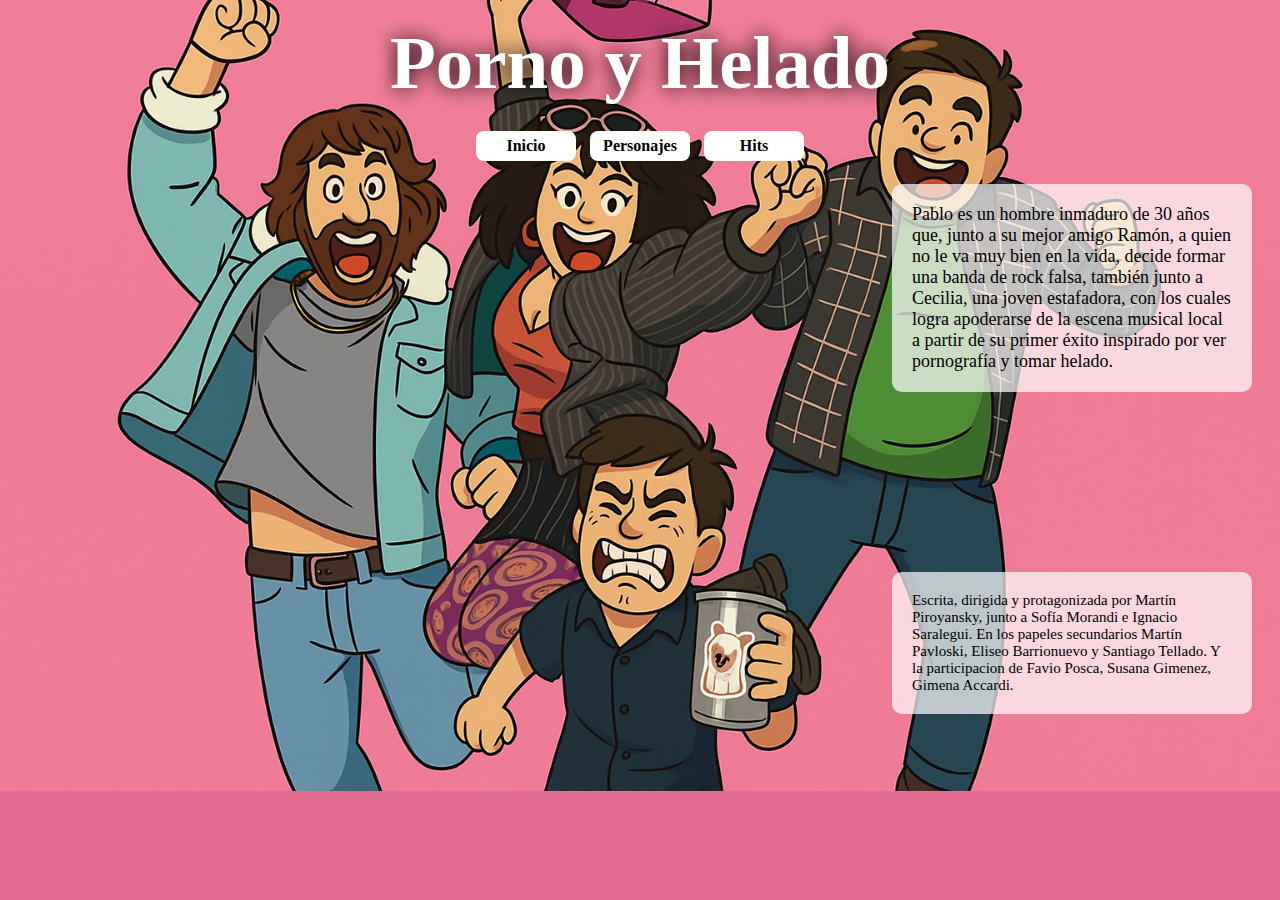
<file: index.html>
<!DOCTYPE html>
<html lang="en">    
<head>
    <meta charset="UTF-8">
    <meta name="viewport" content="width=device-width, initial-scale=1.0">
    <title>Mi primera pagina web</title>
    <link rel="stylesheet" href="css/style.css">
</head>
<body class="index">

    <h1>Porno y Helado</h1>

    <nav>
        <ul>
            <li><a href="index">Inicio</a></li>
            <li><a href="personajes">Personajes</a></li>
            <li><a href="hits">Hits</a></li>
        </ul>
    </nav>

    <p class="sinopsis">
        Pablo es un hombre inmaduro de 30 años que, junto a su mejor amigo Ramón, a quien no le va muy bien en la vida,
        decide formar una banda de rock falsa, también junto a Cecilia, una joven estafadora,
        con los cuales logra apoderarse de la escena musical local
        a partir de su primer éxito inspirado por ver pornografía y tomar helado.
    </p>

    <p class="sinopsis2">
        Escrita, dirigida y protagonizada por Martín Piroyansky, junto a Sofía Morandi e Ignacio Saralegui.
        En los papeles secundarios Martín Pavloski, Eliseo Barrionuevo y Santiago Tellado.
        Y la participacion de Favio Posca, Susana Gimenez, Gimena Accardi.
    </p>

</body>
</html>
</file>
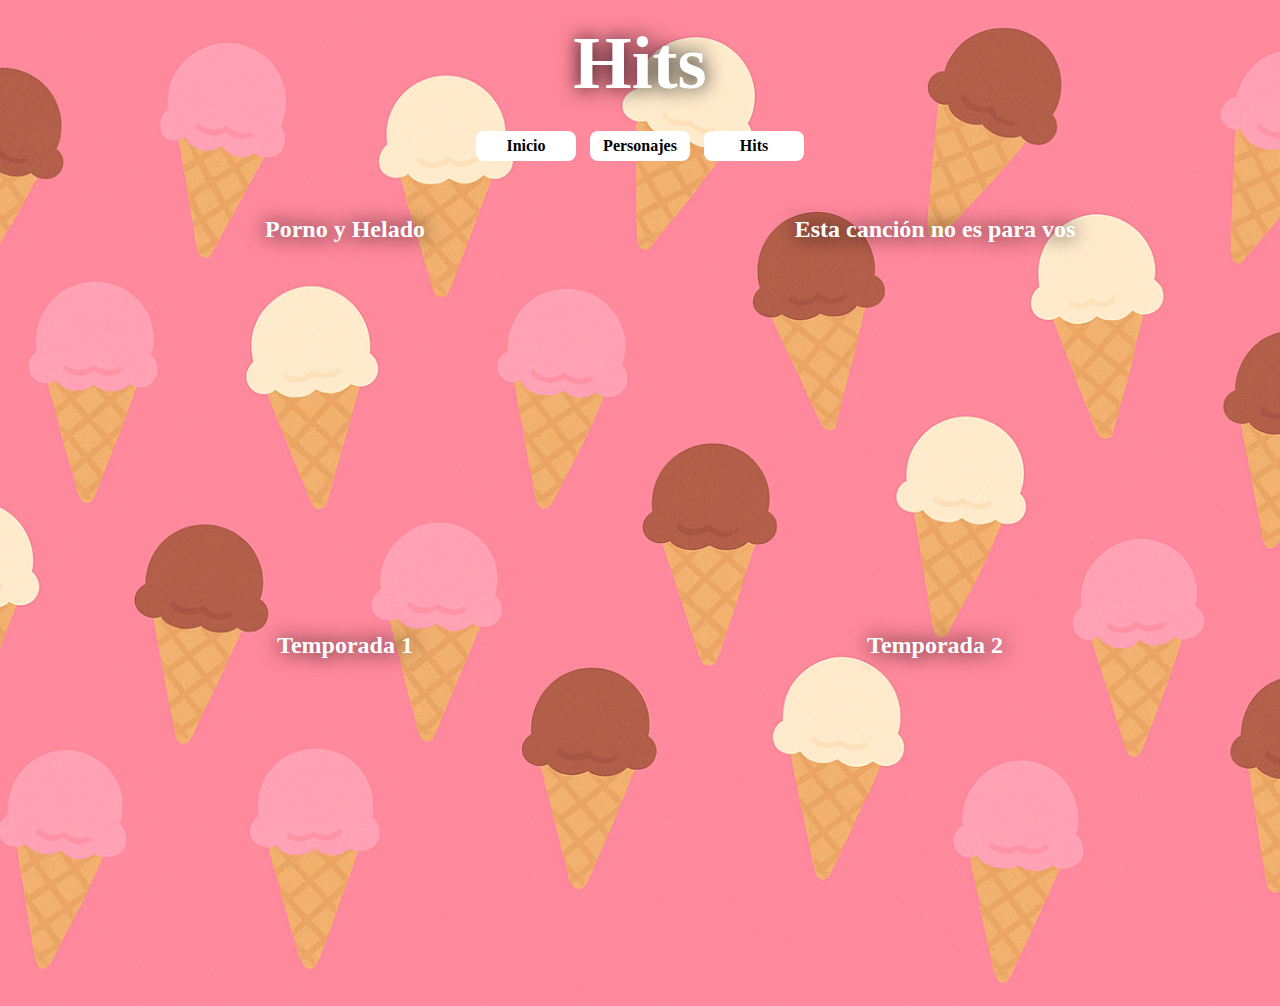
<file: hits.html>
<!DOCTYPE html>
<html lang="en">
<head>
    <meta charset="UTF-8">
    <meta name="viewport" content="width=device-width, initial-scale=1.0">
    <title>Capitulos</title>
    <link rel="stylesheet" href="css/style.css">
</head>
<body class="hits">
    <h1>Hits</h1>
    
    <nav>
        <ul>
            <li><a href="index">Inicio</a></li>
            <li><a href="personajes">Personajes</a></li>
            <li><a href="hits">Hits</a></li>
        </ul>
    </nav>
    <section class="Videos1">
        <div class="Video">
            <h2>Porno y Helado</h2>
            <iframe 
                width="560" height="315" 
                src="https://www.youtube.com/embed/oZnvCvhal6U" 
                title="Porno y Helado - Los Débiles Mentales - Porno y Helado (videoclip oficial) | Amazon Prime Video" 
                frameborder="0" 
                allow="accelerometer; autoplay; clipboard-write; encrypted-media; gyroscope; picture-in-picture; web-share" 
                referrerpolicy="strict-origin-when-cross-origin" 
                allowfullscreen>
            </iframe>
        </div>
        <div class="Video">    
            <h2>Esta canción no es para vos</h2>
            <iframe 
                width="560" height="315"
                src="https://www.youtube.com/embed/Vm7YhPtsaL0" 
                title="Porno y Helado - Esta canción no es para vos" 
                frameborder="0"0000
                allow="accelerometer; autoplay; clipboard-write; encrypted-media; gyroscope; picture-in-picture; web-share" 
                referrerpolicy="strict-origin-when-cross-origin" 
                allowfullscreen>
            </iframe>
        </div>
    </section>
    <section class="Videos2">
        <div class="Video">    
            <h2>Temporada 1</h2>
            <iframe
                width="560" height="315"
                src="https://www.youtube.com/embed/KD0H1cvcQG4" 
                title="Porno y Helado - Tráiler oficial | Amazon Prime Video" 
                frameborder="0" 
                allow="accelerometer; autoplay; clipboard-write; encrypted-media; gyroscope; picture-in-picture; web-share" 
                referrerpolicy="strict-origin-when-cross-origin" 
                allowfullscreen>
            </iframe>
        </div>
        <div class="Video">    
            <h2>Temporada 2</h2>
            <iframe 
            width="560" height="315"  
            src="https://www.youtube.com/embed/QhzxyRjD4KM" 
            title="P*rno y Helado - Nueva Temporada Trailer Oficial I Prime Video" 
            frameborder="0" 
            allow="accelerometer; autoplay; clipboard-write; encrypted-media; gyroscope; picture-in-picture; web-share" 
            referrerpolicy="strict-origin-when-cross-origin" 
            allowfullscreen>
            </iframe>
        </div>
    </section>
</body>
</html>
</file>
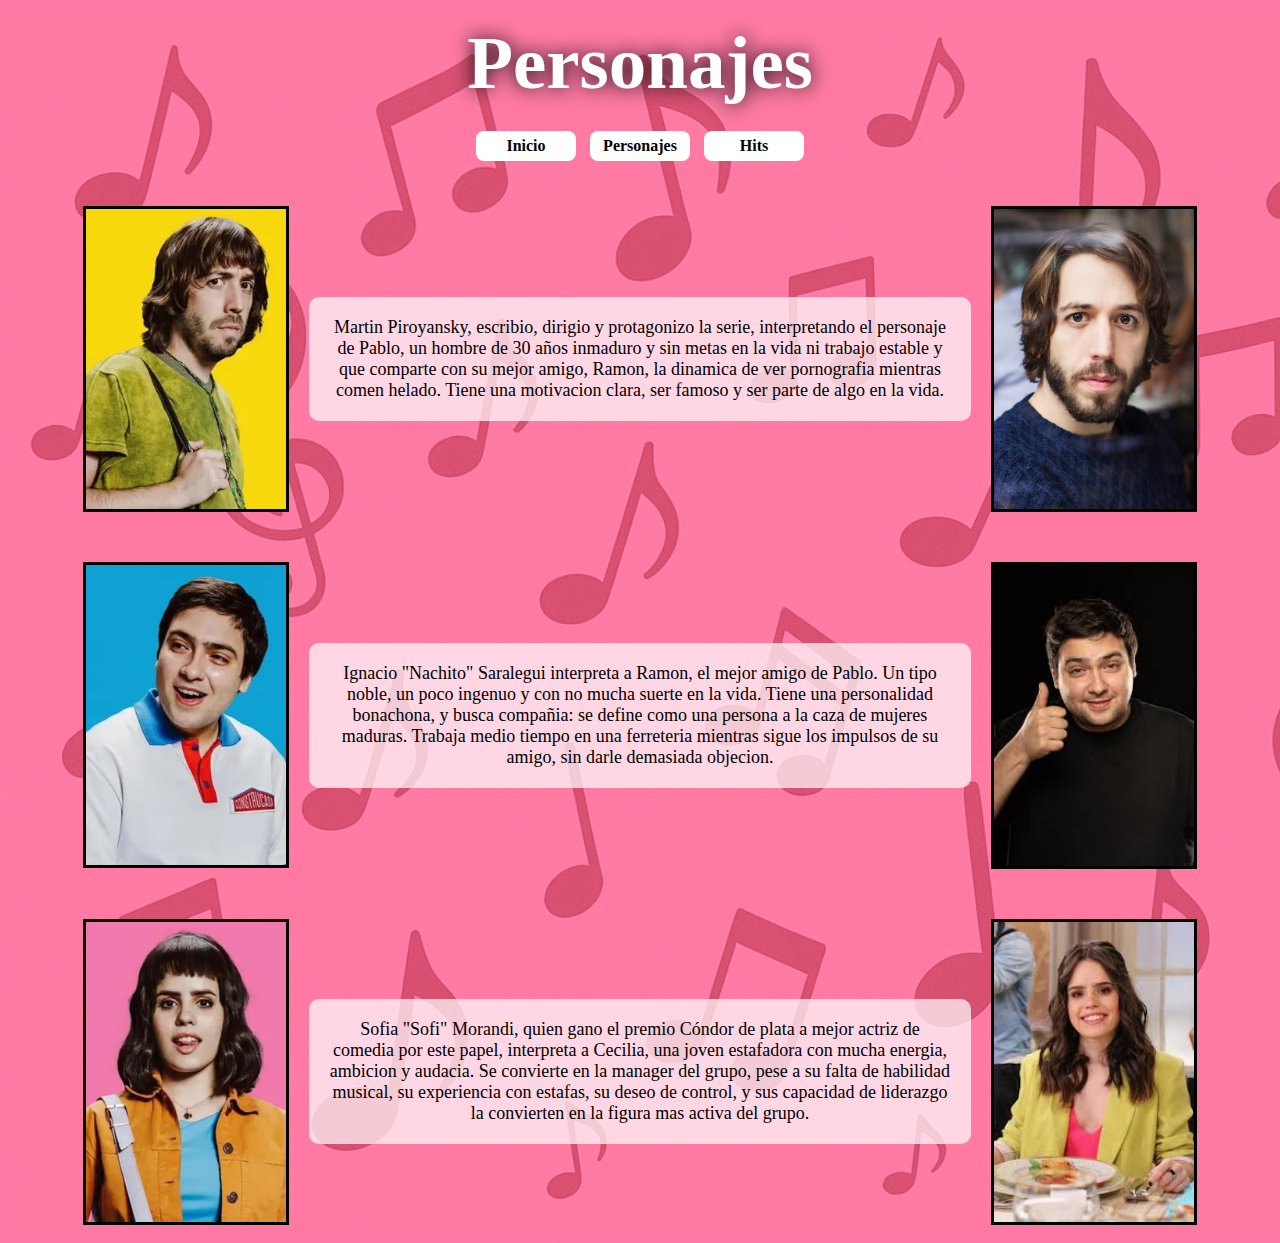
<file: personajes.html>
<!DOCTYPE html>
<html lang="en">
<head>
    <meta charset="UTF-8">
    <meta name="viewport" content="width=device-width, initial-scale=1.0">
    <title>Personajes</title>
    <link rel="stylesheet" href="css/style.css">
</head>
<body class="personajes">
    <h1>Personajes</h1>

    <nav>
        <ul>
            <li><a href="index">Inicio</a></li>
            <li><a href="personajes">Personajes</a></li>
            <li><a href="hits">Hits</a></li>
        </ul>
    </nav>
    
    <div class="Personajes">
        <img src="Imagenes/Pablo.jpg" alt="ImagenPablo">
        <p class="Descripcion">
            Martin Piroyansky, escribio, dirigio y protagonizo la serie, interpretando el personaje de Pablo,
            un hombre de 30 años inmaduro y sin metas en la vida ni trabajo estable y que comparte con su mejor amigo,
            Ramon, la dinamica de ver pornografia mientras comen helado.
            Tiene una motivacion clara, ser famoso y ser parte de algo en la vida.
        </p>
        <img src="Imagenes/Pablo(Martin).jpg" alt="ImagenMartin">
    </div>

    <div class="Personajes">
        <img src="Imagenes/Ramon.jpg" alt="ImagenRamon">
        <p class="Descripcion">
            Ignacio "Nachito" Saralegui interpreta a Ramon, el mejor amigo de Pablo.
            Un tipo noble, un poco ingenuo y con no mucha suerte en la vida.
            Tiene una personalidad bonachona, y busca compañia: se define como una persona a la caza de mujeres maduras.
            Trabaja medio tiempo en una ferreteria mientras sigue los impulsos de su amigo, sin darle demasiada objecion.
        </p>
        <img src="Imagenes/Ramon(Nacho).jpg" alt="ImagenNacho">
    </div>

    <div class="Personajes">
        <img src="Imagenes/Cecilia.jpg" alt="ImagenCecilia">
        <p class="Descripcion">
            Sofia "Sofi" Morandi, quien gano el premio Cóndor de plata a mejor actriz de comedia por este papel,
            interpreta a Cecilia, una joven estafadora con mucha energia, ambicion y audacia.
            Se convierte en la manager del grupo, pese a su falta de habilidad musical, su experiencia con estafas,
            su deseo de control, y sus capacidad de liderazgo la convierten en la figura mas activa del grupo.
        </p>
        <img src="Imagenes/Cecilia(Sofia).jpg" alt="ImagenSofia">
    </div>

</body>
</html>
</file>
<file: css/style.css>
h1{
    font-size: 75px;
    color: #ffffff;
    text-shadow: 0 0 20px rgb(0, 0, 0);
    text-align: center;
    margin: 20px 0;
}

/* NAV */
nav ul {
    padding: 0;
    text-align: center;
}

nav ul li {
    display: inline-flex;
    justify-content: center;
    align-items: center;
    background-color: #ffffff;
    width: 100px;
    height: 30px;
    border-radius: 8px;
    margin: 5px;
}

nav ul li a{
    text-decoration: none;
    color: #000;
    font-weight: bold;
}

/* PRINCIPAL ---------------------------------------------- */

body.index{
    background-image: url(../Imagenes/PornoYHelado2.png);
    background-repeat: no-repeat;
    background-size: cover;
    background-position: center;
    background-color: #E56D93;
}

.sinopsis{
    font-size: 18px;
    margin-left: auto;
    margin-right: 20px;
    max-width: 320px;
    background: #ffffffb3;
    padding: 20px;
    border-radius: 10px;
}

.sinopsis2{
    margin-top: 180px;
    font-size: 15px;
    margin-left: auto;
    margin-right: 20px;
    max-width: 320px;
    background: #ffffffb3;
    padding: 20px;
    border-radius: 10px;
}

/* PERSONAJES ---------------------------------------------- */

body.personajes{
    background-image: url(../Imagenes/NotasMusicales.png);
    background-repeat: no-repeat;
    background-size: cover;
    background-color: #E56D93;
}

.Personajes img{
    border: 3px solid black;
    width: 200px;
    height: auto;
}

.Personajes{
    display: flex;
    justify-content: center;
    align-items: center;
    margin-top: 30px;
    padding: 10px;
    gap: 20px;
}

.Descripcion{
    max-width: 50%;
    text-align: center;
    font-size: 18px;
    background: #ffffffb3;
    padding: 20px;
    border-radius: 10px;
}

/* HITS ---------------------------------------------- */

body.hits{
    background-image: url(../Imagenes/BochasDeHelado.png);
    background-size: cover;
    background-position: center;
}

.hits h2{
    color: #ffffff;
    text-shadow: 0 0 20px rgb(0, 0, 0);
    text-align: center;
}

.Videos1,
.Videos2{
    display: flex;
    justify-content: center;
    gap: 30px;
    margin-top: 30px;
    flex-wrap: wrap;
}

.Video{
    text-align: center;
}


/* =======================================================
   RESPONSIVE TABLET
======================================================= */

@media (max-width: 1024px) {

    h1 {
        font-size: 55px;
    }

    .Descripcion{
        max-width: 70%;
        font-size: 16px;
    }

    .Personajes img{
        width: 160px;
    }

    .sinopsis, .sinopsis2 {
        margin-right: 10px;
        max-width: 280px;
    }
}

/* =======================================================
   RESPONSIVE CELULAR
======================================================= */

@media (max-width: 768px) {

    h1{
        font-size: 45px;
    }

    /* NAV en columna */
    nav ul li {
        width: 80px;
        height: 28px;
    }

    /* INDEX */
    .sinopsis, .sinopsis2{
        margin: 20px auto;
        max-width: 90%;
        font-size: 16px;
    }

    .sinopsis2{
        margin-top: 20px;
    }

    body.index{
        background-size: cover;
        background-position: top;
    }

    /* PERSONAJES */
    .Personajes{
        flex-direction: column;
        text-align: center;
        height: auto;
    }

    .Personajes img{
        width: 70%;
        height: auto;
    }

    .Descripcion{
        max-width: 90%;
        margin: 10px auto;
        font-size: 16px;
    }

    /* VIDEOS */
    iframe{
        width: 90%;
        height: auto;
    }
}
</file>
